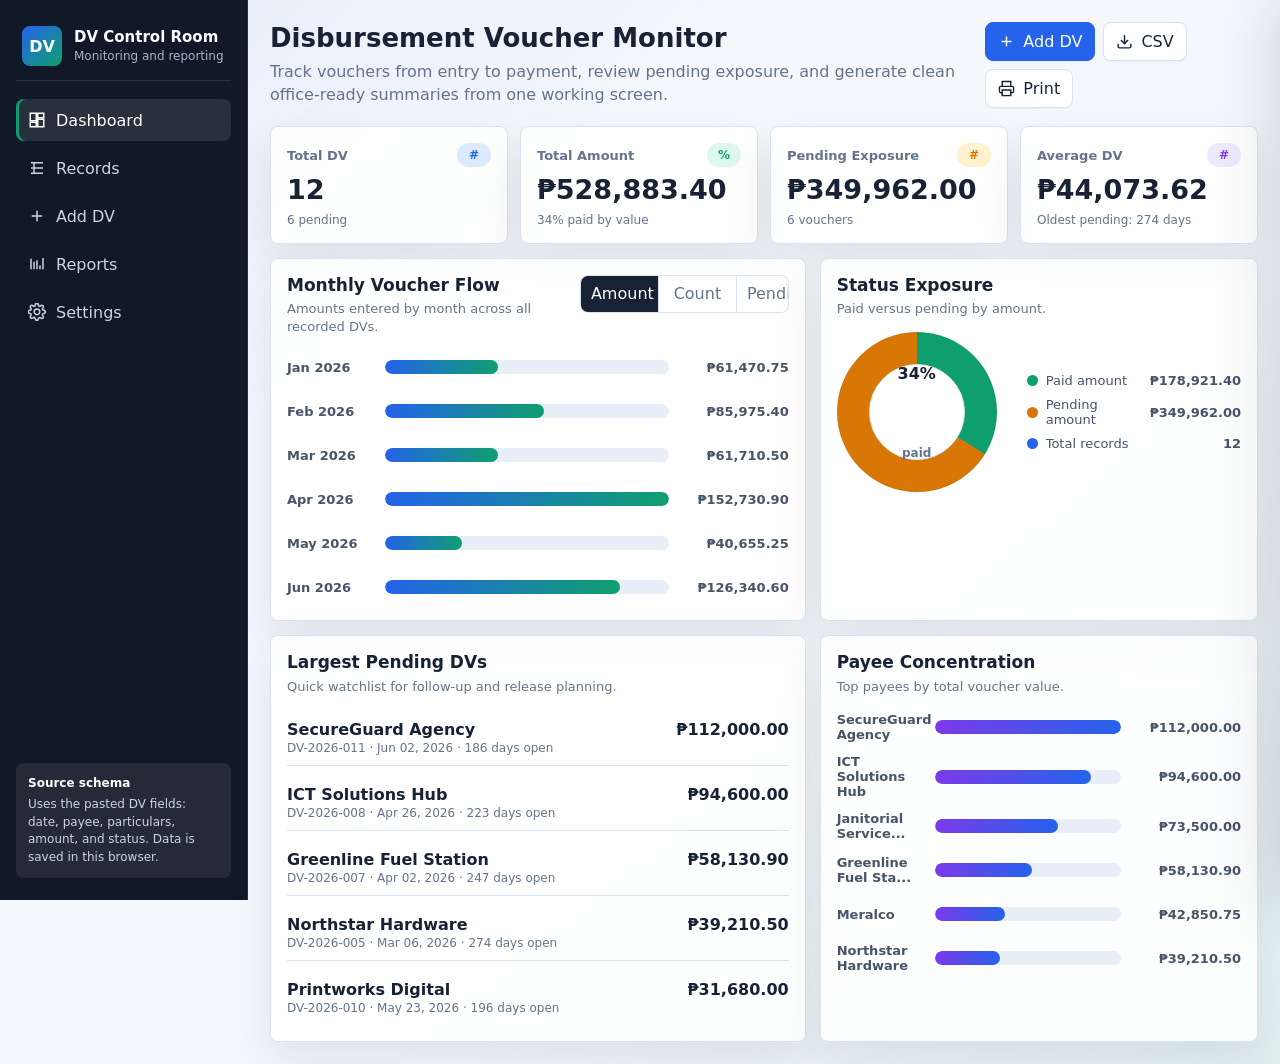
<file: index.html>
<!doctype html>
<html lang="en">
<head>
  <meta charset="utf-8">
  <meta name="viewport" content="width=device-width, initial-scale=1">
  <title>DV Control Room</title>
  <style>
    :root {
      --bg: #f4f7fb;
      --surface: #ffffff;
      --surface-strong: #f8fafc;
      --ink: #182235;
      --muted: #64748b;
      --line: #d9e2ef;
      --blue: #2563eb;
      --blue-soft: #dbeafe;
      --green: #0f9f6e;
      --green-soft: #dff8ed;
      --amber: #d97706;
      --amber-soft: #fff2cf;
      --red: #dc2626;
      --red-soft: #fee2e2;
      --violet: #7c3aed;
      --violet-soft: #ede9fe;
      --shadow: 0 20px 45px rgba(24, 34, 53, 0.09);
      --radius: 8px;
      color-scheme: light;
    }

    * {
      box-sizing: border-box;
    }

    body {
      margin: 0;
      min-height: 100vh;
      font-family: Inter, ui-sans-serif, system-ui, -apple-system, BlinkMacSystemFont, "Segoe UI", sans-serif;
      background:
        linear-gradient(140deg, rgba(37, 99, 235, 0.08), transparent 30%),
        linear-gradient(320deg, rgba(15, 159, 110, 0.08), transparent 36%),
        var(--bg);
      color: var(--ink);
    }

    button,
    input,
    select,
    textarea {
      font: inherit;
    }

    button {
      border: 0;
    }

    .app-shell {
      display: grid;
      grid-template-columns: 248px minmax(0, 1fr);
      min-height: 100vh;
    }

    .sidebar {
      position: sticky;
      top: 0;
      height: 100vh;
      min-width: 0;
      padding: 22px 16px;
      background: #111827;
      color: #f8fafc;
      display: flex;
      flex-direction: column;
      gap: 18px;
      border-right: 1px solid rgba(255, 255, 255, 0.1);
    }

    .brand {
      display: grid;
      grid-template-columns: 40px 1fr;
      gap: 12px;
      align-items: center;
      padding: 4px 6px 14px;
      border-bottom: 1px solid rgba(255, 255, 255, 0.12);
    }

    .brand-mark {
      width: 40px;
      height: 40px;
      display: grid;
      place-items: center;
      border-radius: var(--radius);
      background: linear-gradient(135deg, var(--blue), var(--green));
      color: #ffffff;
      font-weight: 800;
      letter-spacing: 0;
    }

    .brand-title {
      font-size: 15px;
      font-weight: 800;
      line-height: 1.1;
    }

    .brand-subtitle {
      color: #a8b3c7;
      font-size: 12px;
      margin-top: 4px;
    }

    .nav {
      display: grid;
      gap: 6px;
    }

    .nav-button {
      width: 100%;
      min-height: 42px;
      padding: 10px 12px;
      display: flex;
      align-items: center;
      gap: 10px;
      border-radius: var(--radius);
      background: transparent;
      color: #cbd5e1;
      cursor: pointer;
      text-align: left;
      transition: background 160ms ease, color 160ms ease, transform 160ms ease;
    }

    .nav-button svg {
      width: 18px;
      height: 18px;
      flex: 0 0 18px;
    }

    .nav-button:hover,
    .nav-button.active {
      background: rgba(255, 255, 255, 0.1);
      color: #ffffff;
    }

    .nav-button.active {
      box-shadow: inset 3px 0 0 var(--green);
    }

    .sidebar-note {
      margin-top: auto;
      padding: 12px;
      border-radius: var(--radius);
      background: rgba(255, 255, 255, 0.08);
      color: #cbd5e1;
      font-size: 12px;
      line-height: 1.45;
    }

    .sidebar-note strong {
      color: #ffffff;
      display: block;
      margin-bottom: 4px;
    }

    .main {
      min-width: 0;
      padding: 22px;
    }

    .topbar {
      display: flex;
      align-items: center;
      justify-content: space-between;
      gap: 18px;
      min-width: 0;
      margin-bottom: 18px;
    }

    .title-block h1 {
      margin: 0;
      font-size: 26px;
      letter-spacing: 0;
      line-height: 1.15;
    }

    .title-block p {
      margin: 6px 0 0;
      color: var(--muted);
      max-width: 760px;
      line-height: 1.45;
    }

    .top-actions,
    .button-row {
      display: flex;
      flex-wrap: wrap;
      gap: 8px;
      align-items: center;
      min-width: 0;
    }

    .button {
      min-height: 38px;
      padding: 9px 12px;
      border-radius: var(--radius);
      display: inline-flex;
      align-items: center;
      justify-content: center;
      gap: 8px;
      background: var(--surface);
      color: var(--ink);
      border: 1px solid var(--line);
      box-shadow: 0 1px 0 rgba(24, 34, 53, 0.04);
      cursor: pointer;
      text-decoration: none;
      transition: transform 140ms ease, border-color 140ms ease, background 140ms ease;
      white-space: nowrap;
    }

    .button:hover {
      transform: translateY(-1px);
      border-color: #b5c5da;
    }

    .button svg,
    .icon-button svg {
      width: 17px;
      height: 17px;
    }

    .button.primary {
      background: var(--blue);
      border-color: var(--blue);
      color: #ffffff;
    }

    .button.success {
      background: var(--green);
      border-color: var(--green);
      color: #ffffff;
    }

    .button.warning {
      background: var(--amber);
      border-color: var(--amber);
      color: #ffffff;
    }

    .button.danger {
      background: var(--red);
      border-color: var(--red);
      color: #ffffff;
    }

    .button.ghost {
      background: transparent;
      box-shadow: none;
    }

    .icon-button {
      width: 36px;
      height: 36px;
      border-radius: var(--radius);
      display: inline-grid;
      place-items: center;
      background: var(--surface);
      border: 1px solid var(--line);
      color: var(--ink);
      cursor: pointer;
      position: relative;
    }

    .icon-button:hover::after {
      content: attr(aria-label);
      position: absolute;
      right: 0;
      bottom: calc(100% + 8px);
      width: max-content;
      max-width: 220px;
      padding: 6px 8px;
      border-radius: 6px;
      background: #111827;
      color: #ffffff;
      font-size: 12px;
      pointer-events: none;
      z-index: 4;
    }

    .view {
      display: none;
      animation: enter 180ms ease;
    }

    .view.active {
      display: block;
    }

    @keyframes enter {
      from {
        opacity: 0;
        transform: translateY(4px);
      }
      to {
        opacity: 1;
        transform: translateY(0);
      }
    }

    .metric-grid {
      display: grid;
      grid-template-columns: repeat(4, minmax(160px, 1fr));
      gap: 12px;
      margin-bottom: 14px;
    }

    .metric-card,
    .panel,
    .table-wrap {
      background: rgba(255, 255, 255, 0.88);
      border: 1px solid var(--line);
      border-radius: var(--radius);
      box-shadow: var(--shadow);
    }

    .metric-card {
      min-height: 116px;
      padding: 16px;
      display: grid;
      gap: 8px;
      align-content: space-between;
    }

    .metric-label {
      display: flex;
      align-items: center;
      justify-content: space-between;
      gap: 10px;
      color: var(--muted);
      font-size: 13px;
      font-weight: 700;
    }

    .metric-value {
      font-size: 27px;
      font-weight: 850;
      letter-spacing: 0;
      line-height: 1.1;
      overflow-wrap: anywhere;
    }

    .metric-hint {
      color: var(--muted);
      font-size: 12px;
    }

    .accent-pill {
      min-width: 34px;
      height: 24px;
      border-radius: 999px;
      display: inline-grid;
      place-items: center;
      font-size: 12px;
      font-weight: 800;
    }

    .accent-pill.blue {
      color: var(--blue);
      background: var(--blue-soft);
    }

    .accent-pill.green {
      color: var(--green);
      background: var(--green-soft);
    }

    .accent-pill.amber {
      color: var(--amber);
      background: var(--amber-soft);
    }

    .accent-pill.violet {
      color: var(--violet);
      background: var(--violet-soft);
    }

    .dashboard-grid {
      display: grid;
      grid-template-columns: minmax(320px, 1.1fr) minmax(320px, 0.9fr);
      gap: 14px;
    }

    .panel {
      padding: 16px;
      min-width: 0;
    }

    .panel-header {
      display: flex;
      align-items: flex-start;
      justify-content: space-between;
      gap: 14px;
      margin-bottom: 14px;
    }

    .panel-title {
      margin: 0;
      font-size: 17px;
      line-height: 1.2;
    }

    .panel-subtitle {
      margin: 5px 0 0;
      color: var(--muted);
      font-size: 13px;
      line-height: 1.4;
    }

    .control-bar {
      display: grid;
      grid-template-columns: minmax(220px, 1.5fr) repeat(5, minmax(120px, 1fr)) auto;
      gap: 10px;
      align-items: end;
      padding: 12px;
      margin-bottom: 12px;
      background: rgba(255, 255, 255, 0.9);
      border: 1px solid var(--line);
      border-radius: var(--radius);
      box-shadow: 0 10px 24px rgba(24, 34, 53, 0.06);
    }

    .field {
      display: grid;
      gap: 5px;
      min-width: 0;
    }

    label,
    .field-label {
      color: var(--muted);
      font-size: 12px;
      font-weight: 800;
    }

    input,
    select,
    textarea {
      width: 100%;
      min-height: 38px;
      border-radius: var(--radius);
      border: 1px solid var(--line);
      background: #ffffff;
      color: var(--ink);
      padding: 8px 10px;
      outline: none;
      transition: border-color 140ms ease, box-shadow 140ms ease;
    }

    input:focus,
    select:focus,
    textarea:focus {
      border-color: var(--blue);
      box-shadow: 0 0 0 3px rgba(37, 99, 235, 0.14);
    }

    textarea {
      min-height: 104px;
      resize: vertical;
      line-height: 1.45;
    }

    .segmented {
      display: inline-grid;
      grid-template-columns: repeat(3, minmax(78px, 1fr));
      border: 1px solid var(--line);
      border-radius: var(--radius);
      overflow: hidden;
      background: #ffffff;
    }

    .segment {
      min-height: 36px;
      padding: 8px 10px;
      background: transparent;
      color: var(--muted);
      border-right: 1px solid var(--line);
      cursor: pointer;
    }

    .segment:last-child {
      border-right: 0;
    }

    .segment.active {
      color: #ffffff;
      background: var(--ink);
    }

    .table-toolbar {
      display: flex;
      justify-content: space-between;
      align-items: center;
      gap: 12px;
      margin: 0 0 12px;
      flex-wrap: wrap;
    }

    .record-count {
      color: var(--muted);
      font-size: 13px;
    }

    .table-wrap {
      overflow: auto;
      max-height: calc(100vh - 266px);
    }

    table {
      width: 100%;
      border-collapse: collapse;
      min-width: 920px;
      background: #ffffff;
    }

    th,
    td {
      padding: 12px 12px;
      border-bottom: 1px solid var(--line);
      text-align: left;
      vertical-align: middle;
      font-size: 14px;
    }

    th {
      position: sticky;
      top: 0;
      z-index: 2;
      background: #f8fafc;
      color: #475569;
      font-size: 12px;
      text-transform: uppercase;
      letter-spacing: 0;
    }

    tr:hover td {
      background: #fbfdff;
    }

    .amount-cell {
      text-align: right;
      font-variant-numeric: tabular-nums;
      font-weight: 800;
    }

    .checkbox-cell {
      width: 44px;
      text-align: center;
    }

    .status {
      display: inline-flex;
      align-items: center;
      min-height: 26px;
      padding: 4px 9px;
      border-radius: 999px;
      font-weight: 800;
      font-size: 12px;
    }

    .status.paid {
      color: #047857;
      background: var(--green-soft);
    }

    .status.pending {
      color: #92400e;
      background: var(--amber-soft);
    }

    .age {
      font-size: 12px;
      color: var(--muted);
    }

    .chart-stack {
      display: grid;
      gap: 10px;
    }

    .bar-row {
      display: grid;
      grid-template-columns: 88px minmax(90px, 1fr) 110px;
      align-items: center;
      gap: 10px;
      min-height: 34px;
      color: #475569;
      font-size: 13px;
    }

    .bar-track {
      height: 14px;
      border-radius: 999px;
      background: #e8eef7;
      overflow: hidden;
    }

    .bar-fill {
      height: 100%;
      border-radius: inherit;
      background: linear-gradient(90deg, var(--blue), var(--green));
      min-width: 3px;
    }

    .donut-layout {
      display: grid;
      grid-template-columns: 170px minmax(0, 1fr);
      gap: 20px;
      align-items: center;
    }

    .donut {
      width: 160px;
      height: 160px;
      border-radius: 50%;
      background: conic-gradient(var(--green) 0deg, var(--green) var(--paid-angle), var(--amber) var(--paid-angle), var(--amber) 360deg);
      position: relative;
      box-shadow: inset 0 0 0 1px rgba(24, 34, 53, 0.06);
    }

    .donut::after {
      content: "";
      position: absolute;
      inset: 32px;
      border-radius: inherit;
      background: #ffffff;
      border: 1px solid var(--line);
    }

    .donut-center {
      position: absolute;
      inset: 0;
      display: grid;
      place-items: center;
      text-align: center;
      z-index: 1;
      pointer-events: none;
      font-weight: 850;
      color: var(--ink);
      line-height: 1.1;
    }

    .legend {
      display: grid;
      gap: 9px;
    }

    .legend-item {
      display: grid;
      grid-template-columns: 11px 1fr auto;
      align-items: center;
      gap: 8px;
      color: #475569;
      font-size: 13px;
    }

    .legend-dot {
      width: 11px;
      height: 11px;
      border-radius: 50%;
    }

    .insight-list {
      display: grid;
      gap: 9px;
    }

    .insight-item {
      display: grid;
      grid-template-columns: minmax(0, 1fr) auto;
      gap: 10px;
      padding: 10px 0;
      border-bottom: 1px solid var(--line);
    }

    .insight-item:last-child {
      border-bottom: 0;
    }

    .insight-title {
      font-weight: 800;
      overflow-wrap: anywhere;
    }

    .insight-subtitle {
      color: var(--muted);
      font-size: 12px;
      margin-top: 2px;
    }

    .form-grid {
      display: grid;
      grid-template-columns: repeat(2, minmax(220px, 1fr));
      gap: 14px;
    }

    .form-grid .full {
      grid-column: 1 / -1;
    }

    .empty-state {
      padding: 34px 16px;
      text-align: center;
      color: var(--muted);
      background: #ffffff;
    }

    .report-grid {
      display: grid;
      grid-template-columns: minmax(320px, 1fr) minmax(320px, 1fr);
      gap: 14px;
    }

    .mini-table {
      width: 100%;
      min-width: 0;
    }

    .mini-table th,
    .mini-table td {
      font-size: 13px;
      padding: 10px;
    }

    .settings-grid {
      display: grid;
      grid-template-columns: minmax(320px, 1fr) minmax(320px, 1fr);
      gap: 14px;
    }

    .drawer-backdrop {
      position: fixed;
      inset: 0;
      display: none;
      background: rgba(15, 23, 42, 0.34);
      z-index: 10;
    }

    .drawer-backdrop.open {
      display: block;
    }

    .drawer {
      position: fixed;
      top: 0;
      right: 0;
      width: min(460px, 100vw);
      height: 100vh;
      display: grid;
      grid-template-rows: auto 1fr auto;
      background: #ffffff;
      box-shadow: -24px 0 60px rgba(24, 34, 53, 0.18);
      transform: translateX(105%);
      transition: transform 180ms ease;
      z-index: 11;
    }

    .drawer.open {
      transform: translateX(0);
    }

    .drawer-header,
    .drawer-footer {
      padding: 18px;
      border-bottom: 1px solid var(--line);
    }

    .drawer-footer {
      border-bottom: 0;
      border-top: 1px solid var(--line);
      display: flex;
      justify-content: flex-end;
      gap: 8px;
    }

    .drawer-body {
      padding: 18px;
      overflow: auto;
    }

    .drawer h2 {
      margin: 0;
      font-size: 20px;
    }

    .toast {
      position: fixed;
      left: 50%;
      bottom: 18px;
      transform: translateX(-50%) translateY(20px);
      min-width: min(460px, calc(100vw - 28px));
      padding: 12px 14px;
      border-radius: var(--radius);
      background: #111827;
      color: #ffffff;
      box-shadow: var(--shadow);
      opacity: 0;
      pointer-events: none;
      transition: opacity 160ms ease, transform 160ms ease;
      z-index: 20;
    }

    .toast.show {
      opacity: 1;
      transform: translateX(-50%) translateY(0);
    }

    .sr-only {
      position: absolute;
      width: 1px;
      height: 1px;
      padding: 0;
      margin: -1px;
      overflow: hidden;
      clip: rect(0, 0, 0, 0);
      white-space: nowrap;
      border: 0;
    }

    @media (max-width: 1160px) {
      .control-bar {
        grid-template-columns: repeat(3, minmax(160px, 1fr));
      }

      .metric-grid {
        grid-template-columns: repeat(2, minmax(160px, 1fr));
      }

      .dashboard-grid,
      .report-grid,
      .settings-grid {
        grid-template-columns: 1fr;
      }
    }

    @media (max-width: 820px) {
      .app-shell {
        grid-template-columns: 1fr;
      }

      .sidebar {
        position: static;
        height: auto;
        padding: 14px;
      }

      .nav {
        grid-auto-flow: column;
        grid-auto-columns: minmax(88px, 1fr);
        grid-template-columns: none;
        width: 100%;
        max-width: 100%;
        overflow-x: auto;
      }

      .nav-button {
        justify-content: center;
        text-align: center;
        min-width: 88px;
        white-space: nowrap;
      }

      .sidebar-note {
        display: none;
      }

      .main {
        padding: 14px;
      }

      .topbar {
        display: grid;
      }

      .top-actions,
      .button-row {
        width: 100%;
      }

      .control-bar,
      .form-grid {
        grid-template-columns: 1fr;
      }

      .donut-layout {
        grid-template-columns: 1fr;
      }
    }

    @media (max-width: 560px) {
      .metric-grid {
        grid-template-columns: 1fr;
      }

      .title-block h1 {
        font-size: 22px;
      }

      .top-actions .button,
      .button-row .button {
        flex: 1 1 100%;
        min-width: 0;
        width: 100%;
      }

      .segmented {
        width: 100%;
      }
    }

    @media print {
      body {
        background: #ffffff;
      }

      .sidebar,
      .top-actions,
      .control-bar,
      .table-toolbar,
      .drawer,
      .drawer-backdrop,
      .toast {
        display: none !important;
      }

      .app-shell {
        display: block;
      }

      .main {
        padding: 0;
      }

      .view {
        display: none !important;
      }

      #reports.view {
        display: block !important;
      }

      .panel,
      .metric-card,
      .table-wrap {
        box-shadow: none;
      }
    }
  </style>
</head>
<body>
  <div class="app-shell">
    <aside class="sidebar">
      <div class="brand" aria-label="DV Control Room">
        <div class="brand-mark">DV</div>
        <div>
          <div class="brand-title">DV Control Room</div>
          <div class="brand-subtitle">Monitoring and reporting</div>
        </div>
      </div>

      <nav class="nav" aria-label="Primary">
        <button class="nav-button active" type="button" data-tab="dashboard" aria-current="page">
          <svg aria-hidden="true" viewBox="0 0 24 24" fill="none" stroke="currentColor" stroke-width="2"><path d="M3 13h8V3H3v10Z"/><path d="M13 21h8V11h-8v10Z"/><path d="M13 3v6h8V3h-8Z"/><path d="M3 21h8v-6H3v6Z"/></svg>
          Dashboard
        </button>
        <button class="nav-button" type="button" data-tab="records">
          <svg aria-hidden="true" viewBox="0 0 24 24" fill="none" stroke="currentColor" stroke-width="2"><path d="M4 5h16"/><path d="M4 12h16"/><path d="M4 19h16"/><path d="M8 5v14"/></svg>
          Records
        </button>
        <button class="nav-button" type="button" data-tab="entry">
          <svg aria-hidden="true" viewBox="0 0 24 24" fill="none" stroke="currentColor" stroke-width="2"><path d="M12 5v14"/><path d="M5 12h14"/></svg>
          Add DV
        </button>
        <button class="nav-button" type="button" data-tab="reports">
          <svg aria-hidden="true" viewBox="0 0 24 24" fill="none" stroke="currentColor" stroke-width="2"><path d="M4 19V5"/><path d="M8 19V9"/><path d="M12 19V7"/><path d="M16 19v-5"/><path d="M20 19V4"/></svg>
          Reports
        </button>
        <button class="nav-button" type="button" data-tab="settings">
          <svg aria-hidden="true" viewBox="0 0 24 24" fill="none" stroke="currentColor" stroke-width="2"><path d="M12 15.5A3.5 3.5 0 1 0 12 8a3.5 3.5 0 0 0 0 7.5Z"/><path d="M19.4 15a1.7 1.7 0 0 0 .34 1.88l.06.06a2.1 2.1 0 1 1-2.96 2.96l-.06-.06a1.7 1.7 0 0 0-1.88-.34 1.7 1.7 0 0 0-1.03 1.56V21a2.1 2.1 0 1 1-4.2 0v-.09A1.7 1.7 0 0 0 8.64 19.35a1.7 1.7 0 0 0-1.88.34l-.06.06a2.1 2.1 0 1 1-2.96-2.96l.06-.06A1.7 1.7 0 0 0 4.14 15 1.7 1.7 0 0 0 2.58 14H2.5a2.1 2.1 0 1 1 0-4.2h.08A1.7 1.7 0 0 0 4.14 8.76a1.7 1.7 0 0 0-.34-1.88l-.06-.06a2.1 2.1 0 1 1 2.96-2.96l.06.06a1.7 1.7 0 0 0 1.88.34h.01A1.7 1.7 0 0 0 9.68 2.7V2.6a2.1 2.1 0 1 1 4.2 0v.09a1.7 1.7 0 0 0 1.03 1.56 1.7 1.7 0 0 0 1.88-.34l.06-.06a2.1 2.1 0 1 1 2.96 2.96l-.06.06a1.7 1.7 0 0 0-.34 1.88v.01A1.7 1.7 0 0 0 20.96 9.8h.09a2.1 2.1 0 1 1 0 4.2h-.09A1.7 1.7 0 0 0 19.4 15Z"/></svg>
          Settings
        </button>
      </nav>

      <div class="sidebar-note">
        <strong>Source schema</strong>
        Uses the pasted DV fields: date, payee, particulars, amount, and status. Data is saved in this browser.
      </div>
    </aside>

    <main class="main">
      <div class="topbar">
        <div class="title-block">
          <h1>Disbursement Voucher Monitor</h1>
          <p>Track vouchers from entry to payment, review pending exposure, and generate clean office-ready summaries from one working screen.</p>
        </div>
        <div class="top-actions">
          <button class="button primary" type="button" data-action="new-record">
            <svg aria-hidden="true" viewBox="0 0 24 24" fill="none" stroke="currentColor" stroke-width="2"><path d="M12 5v14"/><path d="M5 12h14"/></svg>
            Add DV
          </button>
          <button class="button" type="button" data-action="export-csv">
            <svg aria-hidden="true" viewBox="0 0 24 24" fill="none" stroke="currentColor" stroke-width="2"><path d="M21 15v4a2 2 0 0 1-2 2H5a2 2 0 0 1-2-2v-4"/><path d="M7 10l5 5 5-5"/><path d="M12 15V3"/></svg>
            CSV
          </button>
          <button class="button" type="button" data-action="print-report">
            <svg aria-hidden="true" viewBox="0 0 24 24" fill="none" stroke="currentColor" stroke-width="2"><path d="M6 9V2h12v7"/><path d="M6 18H4a2 2 0 0 1-2-2v-5a2 2 0 0 1 2-2h16a2 2 0 0 1 2 2v5a2 2 0 0 1-2 2h-2"/><path d="M6 14h12v8H6z"/></svg>
            Print
          </button>
        </div>
      </div>

      <section class="view active" id="dashboard">
        <div class="metric-grid" id="metricGrid"></div>

        <div class="dashboard-grid">
          <section class="panel">
            <div class="panel-header">
              <div>
                <h2 class="panel-title">Monthly Voucher Flow</h2>
                <p class="panel-subtitle">Amounts entered by month across all recorded DVs.</p>
              </div>
              <div class="segmented" aria-label="Chart mode">
                <button class="segment active" type="button" data-chart-mode="amount">Amount</button>
                <button class="segment" type="button" data-chart-mode="count">Count</button>
                <button class="segment" type="button" data-chart-mode="pending">Pending</button>
              </div>
            </div>
            <div class="chart-stack" id="monthlyChart"></div>
          </section>

          <section class="panel">
            <div class="panel-header">
              <div>
                <h2 class="panel-title">Status Exposure</h2>
                <p class="panel-subtitle">Paid versus pending by amount.</p>
              </div>
            </div>
            <div class="donut-layout">
              <div class="donut" id="statusDonut" style="--paid-angle: 0deg;">
                <div class="donut-center" id="donutCenter">0%<br><span class="age">paid</span></div>
              </div>
              <div class="legend" id="statusLegend"></div>
            </div>
          </section>

          <section class="panel">
            <div class="panel-header">
              <div>
                <h2 class="panel-title">Largest Pending DVs</h2>
                <p class="panel-subtitle">Quick watchlist for follow-up and release planning.</p>
              </div>
            </div>
            <div class="insight-list" id="pendingWatchlist"></div>
          </section>

          <section class="panel">
            <div class="panel-header">
              <div>
                <h2 class="panel-title">Payee Concentration</h2>
                <p class="panel-subtitle">Top payees by total voucher value.</p>
              </div>
            </div>
            <div class="chart-stack" id="payeeChart"></div>
          </section>
        </div>
      </section>

      <section class="view" id="records">
        <div class="control-bar">
          <div class="field">
            <label for="searchInput">Search</label>
            <input id="searchInput" type="search" placeholder="Payee, particulars, or DV number">
          </div>
          <div class="field">
            <label for="statusFilter">Status</label>
            <select id="statusFilter">
              <option value="all">All statuses</option>
              <option value="Pending">Pending</option>
              <option value="Paid">Paid</option>
            </select>
          </div>
          <div class="field">
            <label for="fromDate">From</label>
            <input id="fromDate" type="date">
          </div>
          <div class="field">
            <label for="toDate">To</label>
            <input id="toDate" type="date">
          </div>
          <div class="field">
            <label for="minimumAmount">Minimum amount</label>
            <input id="minimumAmount" type="number" min="0" step="0.01" placeholder="0.00">
          </div>
          <div class="field">
            <label for="sortMode">Sort</label>
            <select id="sortMode">
              <option value="newest">Newest first</option>
              <option value="oldest">Oldest first</option>
              <option value="amount-high">Amount high to low</option>
              <option value="amount-low">Amount low to high</option>
              <option value="payee">Payee A to Z</option>
              <option value="status">Status</option>
            </select>
          </div>
          <button class="button ghost" type="button" data-action="clear-filters">
            <svg aria-hidden="true" viewBox="0 0 24 24" fill="none" stroke="currentColor" stroke-width="2"><path d="M3 6h18"/><path d="M8 6v12a2 2 0 0 0 2 2h4a2 2 0 0 0 2-2V6"/><path d="M10 11v6"/><path d="M14 11v6"/><path d="M9 6l1-2h4l1 2"/></svg>
            Clear
          </button>
        </div>

        <div class="table-toolbar">
          <div>
            <div class="record-count" id="recordCount">0 records</div>
          </div>
          <div class="button-row">
            <button class="button success" type="button" data-action="mark-selected-paid">
              <svg aria-hidden="true" viewBox="0 0 24 24" fill="none" stroke="currentColor" stroke-width="2"><path d="M20 6 9 17l-5-5"/></svg>
              Mark paid
            </button>
            <button class="button warning" type="button" data-action="mark-selected-pending">
              <svg aria-hidden="true" viewBox="0 0 24 24" fill="none" stroke="currentColor" stroke-width="2"><path d="M12 8v4l3 2"/><path d="M21 12a9 9 0 1 1-9-9"/></svg>
              Mark pending
            </button>
            <button class="button danger" type="button" data-action="delete-selected">
              <svg aria-hidden="true" viewBox="0 0 24 24" fill="none" stroke="currentColor" stroke-width="2"><path d="M3 6h18"/><path d="M8 6v14h8V6"/><path d="M10 11v6"/><path d="M14 11v6"/><path d="M9 6l1-2h4l1 2"/></svg>
              Delete
            </button>
          </div>
        </div>

        <div class="table-wrap">
          <table>
            <thead>
              <tr>
                <th class="checkbox-cell"><input type="checkbox" id="selectAll" aria-label="Select all visible records"></th>
                <th>DV No.</th>
                <th>Date</th>
                <th>Payee</th>
                <th>Particulars</th>
                <th class="amount-cell">Amount</th>
                <th>Status</th>
                <th>Age</th>
                <th>Actions</th>
              </tr>
            </thead>
            <tbody id="recordRows"></tbody>
          </table>
        </div>
      </section>

      <section class="view" id="entry">
        <section class="panel">
          <div class="panel-header">
            <div>
              <h2 class="panel-title">New Disbursement Voucher</h2>
              <p class="panel-subtitle">Create a DV record using the same fields from the pasted system.</p>
            </div>
          </div>
          <form id="entryForm" class="form-grid">
            <div class="field">
              <label for="entryDate">Date</label>
              <input id="entryDate" type="date" required>
            </div>
            <div class="field">
              <label for="entryStatus">Status</label>
              <select id="entryStatus" required>
                <option>Pending</option>
                <option>Paid</option>
              </select>
            </div>
            <div class="field full">
              <label for="entryPayee">Payee</label>
              <input id="entryPayee" type="text" maxlength="120" placeholder="Supplier, employee, office, or beneficiary" required>
            </div>
            <div class="field full">
              <label for="entryParticulars">Particulars</label>
              <textarea id="entryParticulars" maxlength="500" placeholder="Purpose, billing reference, period covered, or project details" required></textarea>
            </div>
            <div class="field">
              <label for="entryAmount">Amount</label>
              <input id="entryAmount" type="number" min="0.01" step="0.01" placeholder="0.00" required>
            </div>
            <div class="field">
              <label for="entryNote">Internal note</label>
              <input id="entryNote" type="text" maxlength="160" placeholder="Optional follow-up note">
            </div>
            <div class="button-row full">
              <button class="button primary" type="submit">
                <svg aria-hidden="true" viewBox="0 0 24 24" fill="none" stroke="currentColor" stroke-width="2"><path d="M19 21H5a2 2 0 0 1-2-2V5a2 2 0 0 1 2-2h11l5 5v11a2 2 0 0 1-2 2Z"/><path d="M17 21v-8H7v8"/><path d="M7 3v5h8"/></svg>
                Save DV
              </button>
              <button class="button" type="reset">
                <svg aria-hidden="true" viewBox="0 0 24 24" fill="none" stroke="currentColor" stroke-width="2"><path d="M3 12a9 9 0 1 0 3-6.7"/><path d="M3 3v6h6"/></svg>
                Reset form
              </button>
            </div>
          </form>
        </section>
      </section>

      <section class="view" id="reports">
        <div class="metric-grid" id="reportMetrics"></div>
        <div class="report-grid">
          <section class="panel">
            <div class="panel-header">
              <div>
                <h2 class="panel-title">Monthly Summary</h2>
                <p class="panel-subtitle">Count, paid amount, and pending amount per month.</p>
              </div>
            </div>
            <div class="table-wrap" style="max-height: 430px;">
              <table class="mini-table">
                <thead>
                  <tr>
                    <th>Month</th>
                    <th>Count</th>
                    <th class="amount-cell">Paid</th>
                    <th class="amount-cell">Pending</th>
                    <th class="amount-cell">Total</th>
                  </tr>
                </thead>
                <tbody id="monthlySummaryRows"></tbody>
              </table>
            </div>
          </section>

          <section class="panel">
            <div class="panel-header">
              <div>
                <h2 class="panel-title">Audit Brief</h2>
                <p class="panel-subtitle">Auto-generated narrative for a quick status report.</p>
              </div>
            </div>
            <textarea id="auditBrief" readonly></textarea>
            <div class="button-row" style="margin-top: 10px;">
              <button class="button" type="button" data-action="copy-brief">
                <svg aria-hidden="true" viewBox="0 0 24 24" fill="none" stroke="currentColor" stroke-width="2"><rect x="9" y="9" width="13" height="13" rx="2"/><path d="M5 15H4a2 2 0 0 1-2-2V4a2 2 0 0 1 2-2h9a2 2 0 0 1 2 2v1"/></svg>
                Copy brief
              </button>
              <button class="button" type="button" data-action="export-json">
                <svg aria-hidden="true" viewBox="0 0 24 24" fill="none" stroke="currentColor" stroke-width="2"><path d="M21 15v4a2 2 0 0 1-2 2H5a2 2 0 0 1-2-2v-4"/><path d="M7 10l5 5 5-5"/><path d="M12 15V3"/></svg>
                JSON
              </button>
            </div>
          </section>
        </div>
      </section>

      <section class="view" id="settings">
        <div class="settings-grid">
          <section class="panel">
            <div class="panel-header">
              <div>
                <h2 class="panel-title">Data Management</h2>
                <p class="panel-subtitle">Import, export, or restore a working sample set.</p>
              </div>
            </div>
            <div class="button-row">
              <button class="button" type="button" data-action="import-json">
                <svg aria-hidden="true" viewBox="0 0 24 24" fill="none" stroke="currentColor" stroke-width="2"><path d="M21 15v4a2 2 0 0 1-2 2H5a2 2 0 0 1-2-2v-4"/><path d="M17 8l-5-5-5 5"/><path d="M12 3v12"/></svg>
                Import JSON
              </button>
              <button class="button" type="button" data-action="export-json">
                <svg aria-hidden="true" viewBox="0 0 24 24" fill="none" stroke="currentColor" stroke-width="2"><path d="M21 15v4a2 2 0 0 1-2 2H5a2 2 0 0 1-2-2v-4"/><path d="M7 10l5 5 5-5"/><path d="M12 15V3"/></svg>
                Export JSON
              </button>
              <button class="button warning" type="button" data-action="restore-sample">
                <svg aria-hidden="true" viewBox="0 0 24 24" fill="none" stroke="currentColor" stroke-width="2"><path d="M3 12a9 9 0 1 0 3-6.7"/><path d="M3 3v6h6"/></svg>
                Restore sample
              </button>
            </div>
            <input class="sr-only" id="jsonImport" type="file" accept="application/json">
          </section>

          <section class="panel">
            <div class="panel-header">
              <div>
                <h2 class="panel-title">Supabase Handoff</h2>
                <p class="panel-subtitle">The original pasted app used a `dv_records` table. This app keeps the same field names for easier migration.</p>
              </div>
            </div>
            <div class="insight-list">
              <div class="insight-item">
                <div>
                  <div class="insight-title">Required columns</div>
                  <div class="insight-subtitle">date, payee, particulars, amount, status</div>
                </div>
                <span class="accent-pill blue">5</span>
              </div>
              <div class="insight-item">
                <div>
                  <div class="insight-title">Current storage</div>
                  <div class="insight-subtitle">Browser localStorage, no login required</div>
                </div>
                <span class="accent-pill green">Local</span>
              </div>
              <div class="insight-item">
                <div>
                  <div class="insight-title">Portable export</div>
                  <div class="insight-subtitle">CSV for spreadsheets, JSON for app backup</div>
                </div>
                <span class="accent-pill violet">Ready</span>
              </div>
            </div>
          </section>
        </div>
      </section>
    </main>
  </div>

  <div class="drawer-backdrop" id="drawerBackdrop"></div>
  <aside class="drawer" id="editDrawer" aria-hidden="true" aria-labelledby="drawerTitle">
    <div class="drawer-header">
      <h2 id="drawerTitle">Edit DV</h2>
      <p class="panel-subtitle" id="drawerSubtitle">Update voucher details and save changes.</p>
    </div>
    <form id="editForm" class="drawer-body">
      <input id="editId" type="hidden">
      <div class="form-grid">
        <div class="field">
          <label for="editDate">Date</label>
          <input id="editDate" type="date" required>
        </div>
        <div class="field">
          <label for="editStatus">Status</label>
          <select id="editStatus" required>
            <option>Pending</option>
            <option>Paid</option>
          </select>
        </div>
        <div class="field full">
          <label for="editPayee">Payee</label>
          <input id="editPayee" type="text" maxlength="120" required>
        </div>
        <div class="field full">
          <label for="editParticulars">Particulars</label>
          <textarea id="editParticulars" maxlength="500" required></textarea>
        </div>
        <div class="field full">
          <label for="editAmount">Amount</label>
          <input id="editAmount" type="number" min="0.01" step="0.01" required>
        </div>
        <div class="field full">
          <label for="editNote">Internal note</label>
          <input id="editNote" type="text" maxlength="160">
        </div>
      </div>
    </form>
    <div class="drawer-footer">
      <button class="button" type="button" data-action="close-drawer">Cancel</button>
      <button class="button primary" type="submit" form="editForm">Save changes</button>
    </div>
  </aside>

  <div class="toast" id="toast" role="status" aria-live="polite"></div>

  <script>
    const STORE_KEY = "dv-control-room-records-v2";

    const seedRecords = [
      {
        id: "DV-2026-001",
        date: "2026-01-08",
        payee: "Meralco",
        particulars: "Electricity charges for administrative building, December billing cycle",
        amount: 42850.75,
        status: "Paid",
        note: "OR attached"
      },
      {
        id: "DV-2026-002",
        date: "2026-01-18",
        payee: "Office Supplies Depot",
        particulars: "Bond paper, folders, toner, and registry supplies for Q1 operations",
        amount: 18620,
        status: "Paid",
        note: ""
      },
      {
        id: "DV-2026-003",
        date: "2026-02-04",
        payee: "Janitorial Services Cooperative",
        particulars: "Contracted janitorial services for January",
        amount: 73500,
        status: "Paid",
        note: ""
      },
      {
        id: "DV-2026-004",
        date: "2026-02-21",
        payee: "City Water District",
        particulars: "Water utility consumption for main office and annex",
        amount: 12475.4,
        status: "Paid",
        note: ""
      },
      {
        id: "DV-2026-005",
        date: "2026-03-06",
        payee: "Northstar Hardware",
        particulars: "Repair materials for records room shelving and service counter",
        amount: 39210.5,
        status: "Pending",
        note: "For BAC minutes attachment"
      },
      {
        id: "DV-2026-006",
        date: "2026-03-19",
        payee: "Provincial Training Center",
        particulars: "Registration fees for budget and procurement compliance seminar",
        amount: 22500,
        status: "Paid",
        note: ""
      },
      {
        id: "DV-2026-007",
        date: "2026-04-02",
        payee: "Greenline Fuel Station",
        particulars: "Fuel allocation for inspection and delivery vehicles",
        amount: 58130.9,
        status: "Pending",
        note: "Awaiting trip ticket summary"
      },
      {
        id: "DV-2026-008",
        date: "2026-04-26",
        payee: "ICT Solutions Hub",
        particulars: "Preventive maintenance for network switches and workstations",
        amount: 94600,
        status: "Pending",
        note: "Inspection report for signature"
      },
      {
        id: "DV-2026-009",
        date: "2026-05-11",
        payee: "Maria L. Santos",
        particulars: "Reimbursement for approved travel expenses to regional meeting",
        amount: 8975.25,
        status: "Paid",
        note: ""
      },
      {
        id: "DV-2026-010",
        date: "2026-05-23",
        payee: "Printworks Digital",
        particulars: "Printing of citizen charter posters, routing slips, and forms",
        amount: 31680,
        status: "Pending",
        note: "For fund availability check"
      },
      {
        id: "DV-2026-011",
        date: "2026-06-02",
        payee: "SecureGuard Agency",
        particulars: "Security services for May",
        amount: 112000,
        status: "Pending",
        note: "Payroll breakdown submitted"
      },
      {
        id: "DV-2026-012",
        date: "2026-06-05",
        payee: "Office Supplies Depot",
        particulars: "Additional ink cartridges and archiving boxes",
        amount: 14340.6,
        status: "Pending",
        note: ""
      }
    ];

    let records = loadRecords();
    let selectedIds = new Set();
    let chartMode = "amount";

    const els = {
      views: Array.from(document.querySelectorAll(".view")),
      navButtons: Array.from(document.querySelectorAll(".nav-button")),
      metricGrid: document.getElementById("metricGrid"),
      reportMetrics: document.getElementById("reportMetrics"),
      monthlyChart: document.getElementById("monthlyChart"),
      payeeChart: document.getElementById("payeeChart"),
      pendingWatchlist: document.getElementById("pendingWatchlist"),
      statusDonut: document.getElementById("statusDonut"),
      donutCenter: document.getElementById("donutCenter"),
      statusLegend: document.getElementById("statusLegend"),
      recordRows: document.getElementById("recordRows"),
      recordCount: document.getElementById("recordCount"),
      selectAll: document.getElementById("selectAll"),
      searchInput: document.getElementById("searchInput"),
      statusFilter: document.getElementById("statusFilter"),
      fromDate: document.getElementById("fromDate"),
      toDate: document.getElementById("toDate"),
      minimumAmount: document.getElementById("minimumAmount"),
      sortMode: document.getElementById("sortMode"),
      entryForm: document.getElementById("entryForm"),
      editForm: document.getElementById("editForm"),
      editDrawer: document.getElementById("editDrawer"),
      drawerBackdrop: document.getElementById("drawerBackdrop"),
      monthlySummaryRows: document.getElementById("monthlySummaryRows"),
      auditBrief: document.getElementById("auditBrief"),
      toast: document.getElementById("toast"),
      jsonImport: document.getElementById("jsonImport")
    };

    function loadRecords() {
      const stored = localStorage.getItem(STORE_KEY);
      if (!stored) {
        localStorage.setItem(STORE_KEY, JSON.stringify(seedRecords));
        return structuredClone(seedRecords);
      }

      try {
        const parsed = JSON.parse(stored);
        if (!Array.isArray(parsed)) return structuredClone(seedRecords);
        return parsed.map(normalizeRecord);
      } catch {
        return structuredClone(seedRecords);
      }
    }

    function saveRecords() {
      localStorage.setItem(STORE_KEY, JSON.stringify(records));
    }

    function normalizeRecord(item) {
      return {
        id: String(item.id || makeId()),
        date: String(item.date || todayISO()),
        payee: String(item.payee || "Untitled payee").trim(),
        particulars: String(item.particulars || "").trim(),
        amount: Number(item.amount || 0),
        status: item.status === "Paid" ? "Paid" : "Pending",
        note: String(item.note || "").trim()
      };
    }

    function todayISO() {
      return new Date().toISOString().slice(0, 10);
    }

    function makeId() {
      const year = new Date().getFullYear();
      const next = records ? records.length + 1 : seedRecords.length + 1;
      const suffix = String(next).padStart(3, "0");
      return `DV-${year}-${suffix}`;
    }

    function currency(value) {
      return new Intl.NumberFormat("en-PH", {
        style: "currency",
        currency: "PHP",
        maximumFractionDigits: 2
      }).format(Number(value || 0));
    }

    function number(value) {
      return new Intl.NumberFormat("en-PH").format(Number(value || 0));
    }

    function escapeHTML(value) {
      return String(value)
        .replaceAll("&", "&amp;")
        .replaceAll("<", "&lt;")
        .replaceAll(">", "&gt;")
        .replaceAll('"', "&quot;")
        .replaceAll("'", "&#039;");
    }

    function dateLabel(value) {
      if (!value) return "No date";
      return new Intl.DateTimeFormat("en-PH", {
        month: "short",
        day: "2-digit",
        year: "numeric"
      }).format(new Date(`${value}T00:00:00`));
    }

    function monthLabel(key) {
      return new Intl.DateTimeFormat("en-PH", {
        month: "short",
        year: "numeric"
      }).format(new Date(`${key}-01T00:00:00`));
    }

    function ageDays(date) {
      const start = new Date(`${date}T00:00:00`);
      const now = new Date();
      const diff = now.getTime() - start.getTime();
      return Math.max(0, Math.floor(diff / 86400000));
    }

    function activeRows() {
      const term = els.searchInput.value.trim().toLowerCase();
      const status = els.statusFilter.value;
      const from = els.fromDate.value;
      const to = els.toDate.value;
      const minimum = Number(els.minimumAmount.value || 0);

      return records
        .filter((record) => {
          const haystack = `${record.id} ${record.payee} ${record.particulars} ${record.note}`.toLowerCase();
          const matchesSearch = !term || haystack.includes(term);
          const matchesStatus = status === "all" || record.status === status;
          const matchesFrom = !from || record.date >= from;
          const matchesTo = !to || record.date <= to;
          const matchesMinimum = Number(record.amount) >= minimum;
          return matchesSearch && matchesStatus && matchesFrom && matchesTo && matchesMinimum;
        })
        .sort(sorter(els.sortMode.value));
    }

    function sorter(mode) {
      const byDateDesc = (a, b) => b.date.localeCompare(a.date) || b.id.localeCompare(a.id);
      const map = {
        newest: byDateDesc,
        oldest: (a, b) => a.date.localeCompare(b.date) || a.id.localeCompare(b.id),
        "amount-high": (a, b) => b.amount - a.amount || byDateDesc(a, b),
        "amount-low": (a, b) => a.amount - b.amount || byDateDesc(a, b),
        payee: (a, b) => a.payee.localeCompare(b.payee) || byDateDesc(a, b),
        status: (a, b) => a.status.localeCompare(b.status) || byDateDesc(a, b)
      };
      return map[mode] || byDateDesc;
    }

    function totals(rows = records) {
      const totalAmount = rows.reduce((sum, item) => sum + Number(item.amount || 0), 0);
      const paidRows = rows.filter((item) => item.status === "Paid");
      const pendingRows = rows.filter((item) => item.status === "Pending");
      const paidAmount = paidRows.reduce((sum, item) => sum + Number(item.amount || 0), 0);
      const pendingAmount = pendingRows.reduce((sum, item) => sum + Number(item.amount || 0), 0);
      return {
        totalAmount,
        paidAmount,
        pendingAmount,
        count: rows.length,
        paidCount: paidRows.length,
        pendingCount: pendingRows.length
      };
    }

    function render() {
      const rows = activeRows();
      renderMetrics(rows);
      renderDashboardCharts(rows);
      renderTable(rows);
      renderReports(rows);
      updateSelectedState(rows);
    }

    function renderMetrics(rows) {
      const summary = totals(rows);
      const avg = summary.count ? summary.totalAmount / summary.count : 0;
      const paidRate = summary.totalAmount ? Math.round((summary.paidAmount / summary.totalAmount) * 100) : 0;
      const pendingOldest = rows
        .filter((item) => item.status === "Pending")
        .map((item) => ageDays(item.date))
        .sort((a, b) => b - a)[0] || 0;

      const cards = [
        ["Total DV", number(summary.count), `${number(summary.pendingCount)} pending`, "blue"],
        ["Total Amount", currency(summary.totalAmount), `${paidRate}% paid by value`, "green"],
        ["Pending Exposure", currency(summary.pendingAmount), `${number(summary.pendingCount)} vouchers`, "amber"],
        ["Average DV", currency(avg), `Oldest pending: ${pendingOldest} days`, "violet"]
      ];

      const html = cards.map(([label, value, hint, color]) => `
        <article class="metric-card">
          <div class="metric-label">
            <span>${label}</span>
            <span class="accent-pill ${color}">${color === "green" ? "%" : "#"}</span>
          </div>
          <div class="metric-value">${value}</div>
          <div class="metric-hint">${hint}</div>
        </article>
      `).join("");

      els.metricGrid.innerHTML = html;
      els.reportMetrics.innerHTML = html;
    }

    function renderDashboardCharts(rows) {
      renderMonthlyChart(rows);
      renderStatusDonut(rows);
      renderPendingWatchlist(rows);
      renderPayeeChart(rows);
    }

    function monthlyGroups(rows) {
      const groups = new Map();
      rows.forEach((item) => {
        const key = item.date.slice(0, 7);
        if (!groups.has(key)) {
          groups.set(key, { month: key, count: 0, amount: 0, paid: 0, pending: 0, pendingAmount: 0 });
        }
        const bucket = groups.get(key);
        bucket.count += 1;
        bucket.amount += item.amount;
        if (item.status === "Paid") bucket.paid += item.amount;
        if (item.status === "Pending") {
          bucket.pending += 1;
          bucket.pendingAmount += item.amount;
        }
      });
      return Array.from(groups.values()).sort((a, b) => a.month.localeCompare(b.month));
    }

    function renderMonthlyChart(rows) {
      const groups = monthlyGroups(rows).slice(-8);
      const metric = chartMode === "count" ? "count" : chartMode === "pending" ? "pendingAmount" : "amount";
      const max = Math.max(...groups.map((item) => item[metric]), 1);

      if (!groups.length) {
        els.monthlyChart.innerHTML = `<div class="empty-state">No monthly data yet.</div>`;
        return;
      }

      els.monthlyChart.innerHTML = groups.map((item) => {
        const value = item[metric];
        const label = chartMode === "count" ? `${number(value)} DV` : currency(value);
        const width = Math.max(3, Math.round((value / max) * 100));
        return `
          <div class="bar-row">
            <strong>${monthLabel(item.month)}</strong>
            <div class="bar-track" aria-label="${monthLabel(item.month)} ${label}">
              <div class="bar-fill" style="width: ${width}%"></div>
            </div>
            <span class="amount-cell">${label}</span>
          </div>
        `;
      }).join("");
    }

    function renderStatusDonut(rows) {
      const summary = totals(rows);
      const paidAngle = summary.totalAmount ? (summary.paidAmount / summary.totalAmount) * 360 : 0;
      const paidPercent = summary.totalAmount ? Math.round((summary.paidAmount / summary.totalAmount) * 100) : 0;
      els.statusDonut.style.setProperty("--paid-angle", `${paidAngle}deg`);
      els.donutCenter.innerHTML = `${paidPercent}%<br><span class="age">paid</span>`;
      els.statusLegend.innerHTML = `
        <div class="legend-item">
          <span class="legend-dot" style="background: var(--green);"></span>
          <span>Paid amount</span>
          <strong>${currency(summary.paidAmount)}</strong>
        </div>
        <div class="legend-item">
          <span class="legend-dot" style="background: var(--amber);"></span>
          <span>Pending amount</span>
          <strong>${currency(summary.pendingAmount)}</strong>
        </div>
        <div class="legend-item">
          <span class="legend-dot" style="background: var(--blue);"></span>
          <span>Total records</span>
          <strong>${number(summary.count)}</strong>
        </div>
      `;
    }

    function renderPendingWatchlist(rows) {
      const pending = rows
        .filter((item) => item.status === "Pending")
        .sort((a, b) => b.amount - a.amount)
        .slice(0, 5);

      if (!pending.length) {
        els.pendingWatchlist.innerHTML = `<div class="empty-state">No pending vouchers in the current view.</div>`;
        return;
      }

      els.pendingWatchlist.innerHTML = pending.map((item) => `
        <div class="insight-item">
          <div>
            <div class="insight-title">${escapeHTML(item.payee)}</div>
            <div class="insight-subtitle">${escapeHTML(item.id)} · ${dateLabel(item.date)} · ${ageDays(item.date)} days open</div>
          </div>
          <strong>${currency(item.amount)}</strong>
        </div>
      `).join("");
    }

    function renderPayeeChart(rows) {
      const groups = new Map();
      rows.forEach((item) => {
        groups.set(item.payee, (groups.get(item.payee) || 0) + item.amount);
      });
      const sorted = Array.from(groups.entries())
        .map(([payee, amount]) => ({ payee, amount }))
        .sort((a, b) => b.amount - a.amount)
        .slice(0, 6);
      const max = Math.max(...sorted.map((item) => item.amount), 1);

      if (!sorted.length) {
        els.payeeChart.innerHTML = `<div class="empty-state">No payee data yet.</div>`;
        return;
      }

      els.payeeChart.innerHTML = sorted.map((item) => {
        const width = Math.max(3, Math.round((item.amount / max) * 100));
        return `
          <div class="bar-row">
            <strong title="${escapeHTML(item.payee)}">${escapeHTML(item.payee.slice(0, 18))}${item.payee.length > 18 ? "..." : ""}</strong>
            <div class="bar-track">
              <div class="bar-fill" style="width: ${width}%; background: linear-gradient(90deg, var(--violet), var(--blue));"></div>
            </div>
            <span class="amount-cell">${currency(item.amount)}</span>
          </div>
        `;
      }).join("");
    }

    function renderTable(rows) {
      els.recordCount.textContent = `${number(rows.length)} of ${number(records.length)} records shown`;

      if (!rows.length) {
        els.recordRows.innerHTML = `<tr><td colspan="9" class="empty-state">No records match the current filters.</td></tr>`;
        return;
      }

      els.recordRows.innerHTML = rows.map((record) => `
        <tr>
          <td class="checkbox-cell">
            <input type="checkbox" data-select-id="${escapeHTML(record.id)}" aria-label="Select ${escapeHTML(record.id)}" ${selectedIds.has(record.id) ? "checked" : ""}>
          </td>
          <td><strong>${escapeHTML(record.id)}</strong></td>
          <td>${dateLabel(record.date)}</td>
          <td>${escapeHTML(record.payee)}</td>
          <td>
            ${escapeHTML(record.particulars)}
            ${record.note ? `<div class="age">Note: ${escapeHTML(record.note)}</div>` : ""}
          </td>
          <td class="amount-cell">${currency(record.amount)}</td>
          <td><span class="status ${record.status.toLowerCase()}">${record.status}</span></td>
          <td><span class="age">${ageDays(record.date)} days</span></td>
          <td>
            <button class="icon-button" type="button" data-edit-id="${escapeHTML(record.id)}" aria-label="Edit ${escapeHTML(record.id)}">
              <svg aria-hidden="true" viewBox="0 0 24 24" fill="none" stroke="currentColor" stroke-width="2"><path d="M12 20h9"/><path d="M16.5 3.5a2.1 2.1 0 0 1 3 3L7 19l-4 1 1-4 12.5-12.5Z"/></svg>
            </button>
            <button class="icon-button" type="button" data-delete-id="${escapeHTML(record.id)}" aria-label="Delete ${escapeHTML(record.id)}">
              <svg aria-hidden="true" viewBox="0 0 24 24" fill="none" stroke="currentColor" stroke-width="2"><path d="M3 6h18"/><path d="M8 6v14h8V6"/><path d="M10 11v6"/><path d="M14 11v6"/><path d="M9 6l1-2h4l1 2"/></svg>
            </button>
          </td>
        </tr>
      `).join("");
    }

    function renderReports(rows) {
      const groups = monthlyGroups(rows).reverse();
      if (!groups.length) {
        els.monthlySummaryRows.innerHTML = `<tr><td colspan="5" class="empty-state">No records available.</td></tr>`;
      } else {
        els.monthlySummaryRows.innerHTML = groups.map((item) => `
          <tr>
            <td><strong>${monthLabel(item.month)}</strong></td>
            <td>${number(item.count)}</td>
            <td class="amount-cell">${currency(item.paid)}</td>
            <td class="amount-cell">${currency(item.pendingAmount)}</td>
            <td class="amount-cell">${currency(item.amount)}</td>
          </tr>
        `).join("");
      }

      const summary = totals(rows);
      const largestPending = rows
        .filter((item) => item.status === "Pending")
        .sort((a, b) => b.amount - a.amount)[0];
      const oldestPending = rows
        .filter((item) => item.status === "Pending")
        .sort((a, b) => ageDays(b.date) - ageDays(a.date))[0];
      const paidRate = summary.totalAmount ? Math.round((summary.paidAmount / summary.totalAmount) * 100) : 0;

      els.auditBrief.value = [
        `DV monitoring summary as of ${dateLabel(todayISO())}: ${number(summary.count)} vouchers are in scope with a total value of ${currency(summary.totalAmount)}.`,
        `Paid vouchers account for ${currency(summary.paidAmount)} (${paidRate}% by value), while pending vouchers total ${currency(summary.pendingAmount)} across ${number(summary.pendingCount)} record(s).`,
        largestPending ? `Largest pending item: ${largestPending.id} for ${largestPending.payee}, amounting to ${currency(largestPending.amount)}.` : "There are no pending vouchers in the current view.",
        oldestPending ? `Oldest pending item: ${oldestPending.id}, opened ${ageDays(oldestPending.date)} day(s) ago.` : "All visible vouchers are paid."
      ].join("\n\n");
    }

    function updateSelectedState(rows) {
      const visibleIds = rows.map((item) => item.id);
      selectedIds = new Set(Array.from(selectedIds).filter((id) => records.some((item) => item.id === id)));
      const visibleSelected = visibleIds.filter((id) => selectedIds.has(id));
      els.selectAll.checked = Boolean(visibleIds.length && visibleSelected.length === visibleIds.length);
      els.selectAll.indeterminate = Boolean(visibleSelected.length && visibleSelected.length < visibleIds.length);
    }

    function switchTab(tab) {
      els.views.forEach((view) => view.classList.toggle("active", view.id === tab));
      els.navButtons.forEach((button) => {
        const active = button.dataset.tab === tab;
        button.classList.toggle("active", active);
        if (active) {
          button.setAttribute("aria-current", "page");
        } else {
          button.removeAttribute("aria-current");
        }
      });
    }

    function recordFromForm(prefix) {
      const date = document.getElementById(`${prefix}Date`).value;
      const payee = document.getElementById(`${prefix}Payee`).value.trim();
      const particulars = document.getElementById(`${prefix}Particulars`).value.trim();
      const amount = Number(document.getElementById(`${prefix}Amount`).value);
      const status = document.getElementById(`${prefix}Status`).value;
      const note = document.getElementById(`${prefix}Note`).value.trim();

      if (!date || !payee || !particulars || !amount || amount <= 0) {
        return null;
      }

      return { date, payee, particulars, amount, status, note };
    }

    function openDrawer(id) {
      const record = records.find((item) => item.id === id);
      if (!record) return;

      document.getElementById("editId").value = record.id;
      document.getElementById("editDate").value = record.date;
      document.getElementById("editPayee").value = record.payee;
      document.getElementById("editParticulars").value = record.particulars;
      document.getElementById("editAmount").value = record.amount;
      document.getElementById("editStatus").value = record.status;
      document.getElementById("editNote").value = record.note || "";
      document.getElementById("drawerSubtitle").textContent = `${record.id} · ${record.payee}`;
      els.drawerBackdrop.classList.add("open");
      els.editDrawer.classList.add("open");
      els.editDrawer.setAttribute("aria-hidden", "false");
    }

    function closeDrawer() {
      els.drawerBackdrop.classList.remove("open");
      els.editDrawer.classList.remove("open");
      els.editDrawer.setAttribute("aria-hidden", "true");
    }

    function deleteRecord(id) {
      const record = records.find((item) => item.id === id);
      if (!record) return;
      const ok = confirm(`Delete ${record.id} for ${record.payee}?`);
      if (!ok) return;
      records = records.filter((item) => item.id !== id);
      selectedIds.delete(id);
      saveRecords();
      render();
      toast("Record deleted.");
    }

    function setSelectedStatus(status) {
      if (!selectedIds.size) {
        toast("Select one or more visible records first.");
        return;
      }
      records = records.map((item) => selectedIds.has(item.id) ? { ...item, status } : item);
      saveRecords();
      render();
      toast(`Selected records marked ${status.toLowerCase()}.`);
    }

    function deleteSelected() {
      if (!selectedIds.size) {
        toast("Select one or more visible records first.");
        return;
      }
      const ok = confirm(`Delete ${selectedIds.size} selected record(s)?`);
      if (!ok) return;
      records = records.filter((item) => !selectedIds.has(item.id));
      selectedIds.clear();
      saveRecords();
      render();
      toast("Selected records deleted.");
    }

    function clearFilters() {
      els.searchInput.value = "";
      els.statusFilter.value = "all";
      els.fromDate.value = "";
      els.toDate.value = "";
      els.minimumAmount.value = "";
      els.sortMode.value = "newest";
      render();
    }

    function exportCSV() {
      const rows = activeRows();
      const headers = ["id", "date", "payee", "particulars", "amount", "status", "note"];
      const csv = [
        headers.join(","),
        ...rows.map((record) => headers.map((key) => csvCell(record[key])).join(","))
      ].join("\n");
      downloadBlob(csv, `dv-records-${todayISO()}.csv`, "text/csv");
      toast("CSV exported.");
    }

    function csvCell(value) {
      const text = String(value ?? "");
      return `"${text.replaceAll('"', '""')}"`;
    }

    function exportJSON() {
      downloadBlob(JSON.stringify(records, null, 2), `dv-records-${todayISO()}.json`, "application/json");
      toast("JSON backup exported.");
    }

    function downloadBlob(content, filename, type) {
      const blob = new Blob([content], { type });
      const url = URL.createObjectURL(blob);
      const link = document.createElement("a");
      link.href = url;
      link.download = filename;
      link.click();
      URL.revokeObjectURL(url);
    }

    async function copyBrief() {
      const text = els.auditBrief.value;
      try {
        await navigator.clipboard.writeText(text);
        toast("Audit brief copied.");
      } catch {
        els.auditBrief.select();
        document.execCommand("copy");
        toast("Audit brief copied.");
      }
    }

    function restoreSample() {
      const ok = confirm("Restore the sample records? This replaces the records stored in this browser.");
      if (!ok) return;
      records = structuredClone(seedRecords);
      selectedIds.clear();
      saveRecords();
      render();
      toast("Sample data restored.");
    }

    function importJSON(file) {
      if (!file) return;
      const reader = new FileReader();
      reader.onload = () => {
        try {
          const parsed = JSON.parse(reader.result);
          if (!Array.isArray(parsed)) throw new Error("Expected an array.");
          records = parsed.map(normalizeRecord);
          selectedIds.clear();
          saveRecords();
          render();
          toast(`${number(records.length)} records imported.`);
        } catch (error) {
          toast(`Import failed: ${error.message}`);
        } finally {
          els.jsonImport.value = "";
        }
      };
      reader.readAsText(file);
    }

    function toast(message) {
      els.toast.textContent = message;
      els.toast.classList.add("show");
      clearTimeout(toast.timer);
      toast.timer = setTimeout(() => els.toast.classList.remove("show"), 2400);
    }

    els.navButtons.forEach((button) => {
      button.addEventListener("click", () => switchTab(button.dataset.tab));
    });

    document.querySelectorAll("[data-chart-mode]").forEach((button) => {
      button.addEventListener("click", () => {
        chartMode = button.dataset.chartMode;
        document.querySelectorAll("[data-chart-mode]").forEach((item) => item.classList.toggle("active", item === button));
        render();
      });
    });

    [els.searchInput, els.statusFilter, els.fromDate, els.toDate, els.minimumAmount, els.sortMode].forEach((input) => {
      input.addEventListener("input", render);
      input.addEventListener("change", render);
    });

    els.entryForm.addEventListener("submit", (event) => {
      event.preventDefault();
      const payload = recordFromForm("entry");
      if (!payload) {
        toast("Please complete the DV details.");
        return;
      }
      const record = normalizeRecord({ id: makeId(), ...payload });
      records = [record, ...records];
      saveRecords();
      els.entryForm.reset();
      document.getElementById("entryDate").value = todayISO();
      selectedIds.clear();
      render();
      switchTab("records");
      toast(`${record.id} saved.`);
    });

    els.editForm.addEventListener("submit", (event) => {
      event.preventDefault();
      const id = document.getElementById("editId").value;
      const payload = recordFromForm("edit");
      if (!payload) {
        toast("Please complete the DV details.");
        return;
      }
      records = records.map((item) => item.id === id ? normalizeRecord({ id, ...payload }) : item);
      saveRecords();
      closeDrawer();
      render();
      toast(`${id} updated.`);
    });

    els.recordRows.addEventListener("click", (event) => {
      const editButton = event.target.closest("[data-edit-id]");
      const deleteButton = event.target.closest("[data-delete-id]");
      if (editButton) openDrawer(editButton.dataset.editId);
      if (deleteButton) deleteRecord(deleteButton.dataset.deleteId);
    });

    els.recordRows.addEventListener("change", (event) => {
      const checkbox = event.target.closest("[data-select-id]");
      if (!checkbox) return;
      if (checkbox.checked) {
        selectedIds.add(checkbox.dataset.selectId);
      } else {
        selectedIds.delete(checkbox.dataset.selectId);
      }
      updateSelectedState(activeRows());
    });

    els.selectAll.addEventListener("change", () => {
      const rows = activeRows();
      if (els.selectAll.checked) {
        rows.forEach((item) => selectedIds.add(item.id));
      } else {
        rows.forEach((item) => selectedIds.delete(item.id));
      }
      render();
    });

    els.drawerBackdrop.addEventListener("click", closeDrawer);

    document.addEventListener("keydown", (event) => {
      if (event.key === "Escape") closeDrawer();
    });

    document.addEventListener("click", (event) => {
      const actionButton = event.target.closest("[data-action]");
      if (!actionButton) return;
      const action = actionButton.dataset.action;
      const actions = {
        "new-record": () => switchTab("entry"),
        "export-csv": exportCSV,
        "export-json": exportJSON,
        "print-report": () => {
          switchTab("reports");
          window.print();
        },
        "clear-filters": clearFilters,
        "mark-selected-paid": () => setSelectedStatus("Paid"),
        "mark-selected-pending": () => setSelectedStatus("Pending"),
        "delete-selected": deleteSelected,
        "copy-brief": copyBrief,
        "restore-sample": restoreSample,
        "import-json": () => els.jsonImport.click(),
        "close-drawer": closeDrawer
      };
      actions[action]?.();
    });

    els.jsonImport.addEventListener("change", () => importJSON(els.jsonImport.files[0]));

    document.getElementById("entryDate").value = todayISO();
    render();
  </script>
</body>
</html>
</file>
